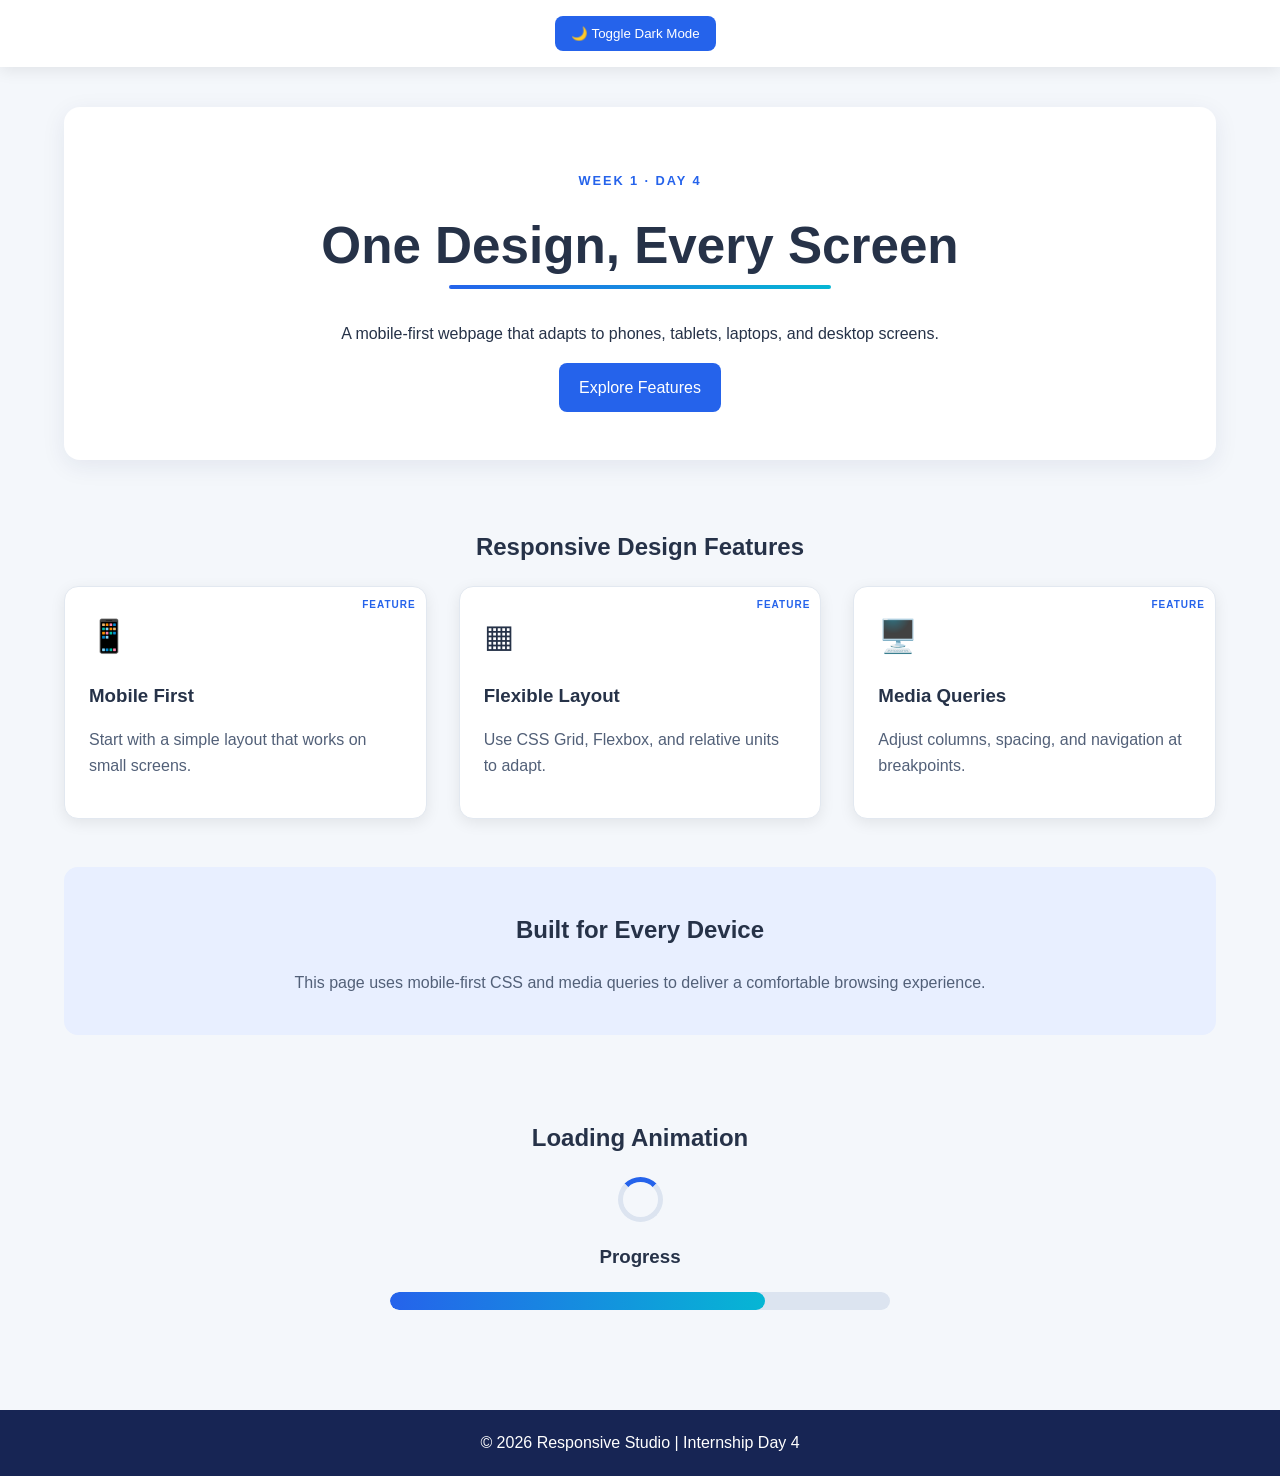
<file: index.html>
<!DOCTYPE html>
<html lang="en">
<head>
    <meta charset="UTF-8">
    <meta name="viewport" content="width=device-width, initial-scale=1.0">
    <meta name="description" content="A mobile-first responsive webpage demonstrating CSS media queries.">
    <title>Responsive Design | Day 4</title>
    <link rel="stylesheet" href="styles.css">
    <link rel="stylesheet" href="advanced_styles.css">
</head>
<body>
    <header class="site-header">
        <nav class="navbar" aria-label="Main navigation">
            <a class="logo" href="#home">Responsive Studio</a>
            <button id="theme-toggle" class="theme-toggle" type="button">
               🌙 Toggle Dark Mode
            </button>
            <ul class="nav-links">
                <li><a href="#home">Home</a></li>
                <li><a href="#features">Features</a></li>
                <li><a href="#about">About</a></li>
            </ul>
        </nav>
    </header>

    <main id="home" class="container">
        <section class="hero">
            <p class="eyebrow">WEEK 1 · DAY 4</p>
            <h1>One Design, Every Screen</h1>
            <p>
                A mobile-first webpage that adapts to phones,
                tablets, laptops, and desktop screens.
            </p>
            <a class="primary-button" href="#features">Explore Features</a>
        </section>

        <section id="features" class="features">
            <h2>Responsive Design Features</h2>
            <div class="card-grid">
                <article class="card">
                    <span class="card-icon" aria-hidden="true">📱</span>
                    <h3>Mobile First</h3>
                    <p>Start with a simple layout that works on small screens.</p>
                </article>

                <article class="card">
                    <span class="card-icon" aria-hidden="true">▦</span>
                    <h3>Flexible Layout</h3>
                    <p>Use CSS Grid, Flexbox, and relative units to adapt.</p>
                </article>

                <article class="card">
                    <span class="card-icon" aria-hidden="true">🖥️</span>
                    <h3>Media Queries</h3>
                    <p>Adjust columns, spacing, and navigation at breakpoints.</p>
                </article>
            </div>
        </section>

        <section id="about" class="about">
            <h2>Built for Every Device</h2>
            <p>
                This page uses mobile-first CSS and media queries
                to deliver a comfortable browsing experience.
            </p>
        </section>
        <section class="loading-section" id="loading">
            <h2>Loading Animation</h2>

            <div class="spinner" aria-label="Loading" role="status"></div>

            <h3>Progress</h3>

            <div class="progress-container"
                role="progressbar"
                aria-label="Loading progress"
                aria-valuemin="0"
                aria-valuemax="100"
                aria-valuenow="75">
            <div class="progress-bar"></div>
        </div>
    </section>
    </main>

    <footer class="site-footer">
        <p>&copy; 2026 Responsive Studio | Internship Day 4</p>
    </footer>

    <script>
        const themeButton = document.getElementById("theme-toggle");

        themeButton.addEventListener("click", function () {
            document.body.classList.toggle("dark-theme");

            if (document.body.classList.contains("dark-theme")) {
                themeButton.textContent = "☀️ Toggle Light Mode";
            } else {
                themeButton.textContent = "🌙 Toggle Dark Mode";
            }
        });
    </script>
</body>
</html>
</file>
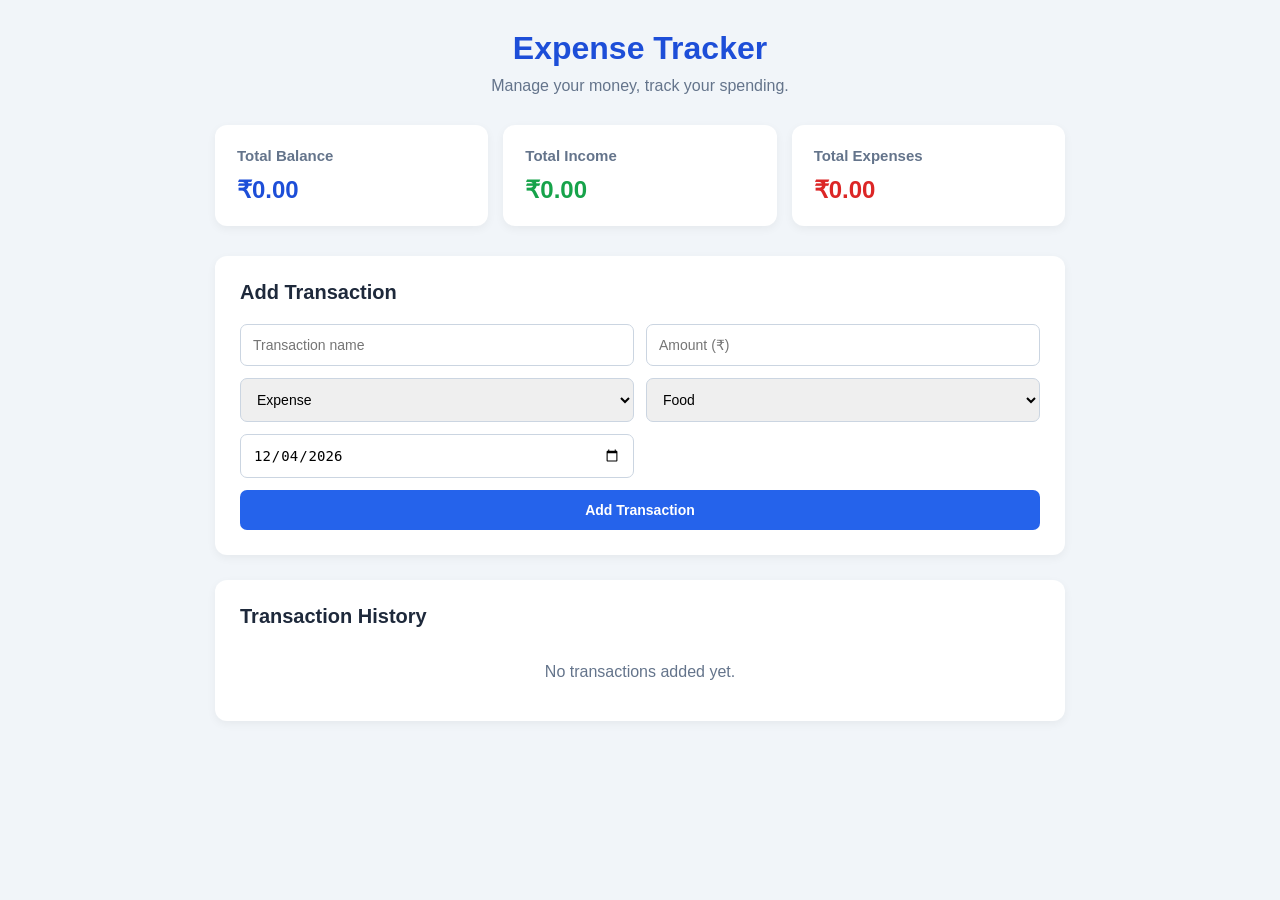
<file: expense_tracker/index.html>
<!DOCTYPE html>
<html lang="en">
<head>
    <meta charset="UTF-8">
    <meta name="viewport" content="width=device-width, initial-scale=1.0">
    <title>Personal Expense Tracker</title>
    <link rel="stylesheet" href="style.css">
</head>
<body>

    <main class="container">
        <header>
            <h1>Expense Tracker</h1>
            <p>Manage your money, track your spending.</p>
        </header>

        <section class="summary">
            <div class="card balance">
                <h3>Total Balance</h3>
                <p id="balance">₹0.00</p>
            </div>

            <div class="card income">
                <h3>Total Income</h3>
                <p id="income">₹0.00</p>
            </div>

            <div class="card expense">
                <h3>Total Expenses</h3>
                <p id="expense">₹0.00</p>
            </div>
        </section>

        <section class="form-section">
            <h2>Add Transaction</h2>

            <form id="expenseForm">
                <input
                    type="text"
                    id="title"
                    placeholder="Transaction name"
                    required
                >

                <input
                    type="number"
                    id="amount"
                    placeholder="Amount (₹)"
                    min="0.01"
                    step="0.01"
                    required
                >

                <select id="type">
                    <option value="expense">Expense</option>
                    <option value="income">Income</option>
                </select>

                <select id="category">
                    <option value="Food">Food</option>
                    <option value="Travel">Travel</option>
                    <option value="Shopping">Shopping</option>
                    <option value="Education">Education</option>
                    <option value="Other">Other</option>
                </select>

                <input type="date" id="date" required>

                <button type="submit">Add Transaction</button>
            </form>
        </section>

        <section class="history">
            <h2>Transaction History</h2>
            <ul id="transactionList"></ul>
            <p id="emptyMessage">No transactions added yet.</p>
        </section>
    </main>

    <script src="script.js"></script>
</body>
</html>
</file>
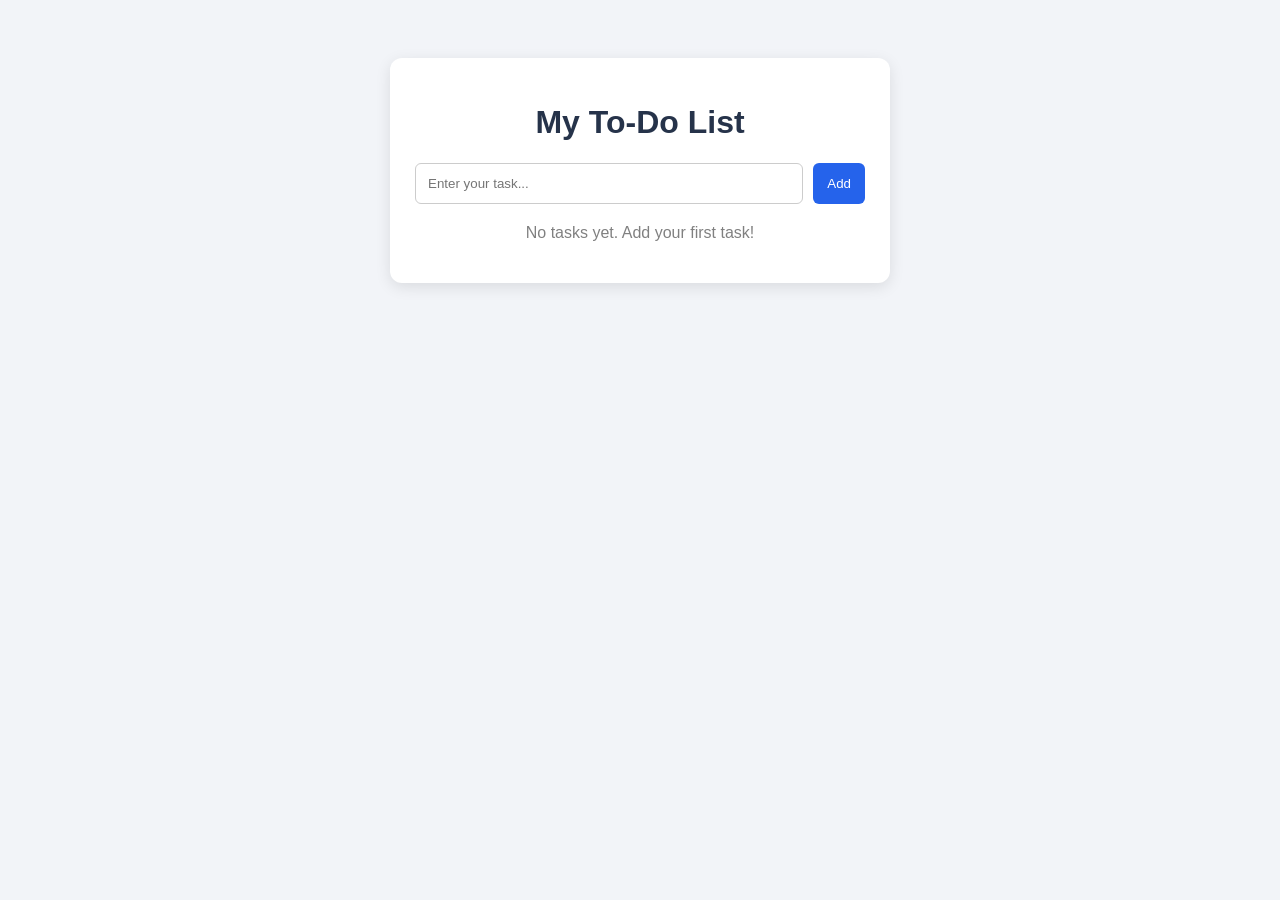
<file: todo_app/index.html>
<!DOCTYPE html>
<html lang="en">
<head>
    <meta charset="UTF-8">
    <meta name="viewport" content="width=device-width, initial-scale=1.0">
    <title>Dynamic To-Do List</title>

    <style>
        * {
            box-sizing: border-box;
        }

        body {
            font-family: Arial, sans-serif;
            background: #f2f4f8;
            display: flex;
            justify-content: center;
            padding: 50px 15px;
        }

        .container {
            background: white;
            width: 100%;
            max-width: 500px;
            padding: 25px;
            border-radius: 12px;
            box-shadow: 0 4px 15px rgba(0,0,0,0.1);
        }

        h1 {
            text-align: center;
            color: #26334a;
        }

        .input-area {
            display: flex;
            gap: 10px;
        }

        input {
            flex: 1;
            padding: 12px;
            border: 1px solid #ccc;
            border-radius: 6px;
            min-width: 0;
        }

        button {
            padding: 10px 14px;
            border: none;
            border-radius: 6px;
            cursor: pointer;
        }

        #addBtn {
            background: #2563eb;
            color: white;
        }

        ul {
            list-style: none;
            padding: 0;
        }

        li {
            display: flex;
            align-items: center;
            justify-content: space-between;
            gap: 10px;
            background: #f5f6fa;
            padding: 12px;
            margin-top: 10px;
            border-radius: 6px;
        }

        .task-text {
            flex: 1;
            overflow-wrap: anywhere;
        }

        .completed .task-text {
            text-decoration: line-through;
            color: gray;
        }

        .complete-btn {
            background: #16a34a;
            color: white;
        }

        .delete-btn {
            background: #dc2626;
            color: white;
        }

        #emptyMessage {
            text-align: center;
            color: gray;
            margin-top: 20px;
        }
    </style>
</head>

<body>
    <div class="container">
        <h1>My To-Do List</h1>

        <div class="input-area">
            <input
                type="text"
                id="taskInput"
                placeholder="Enter your task..."
            >
            <button id="addBtn">Add</button>
        </div>

        <p id="emptyMessage">No tasks yet. Add your first task!</p>

        <ul id="taskList"></ul>
    </div>

    <script src="script.js"></script>
</body>
</html>
</file>
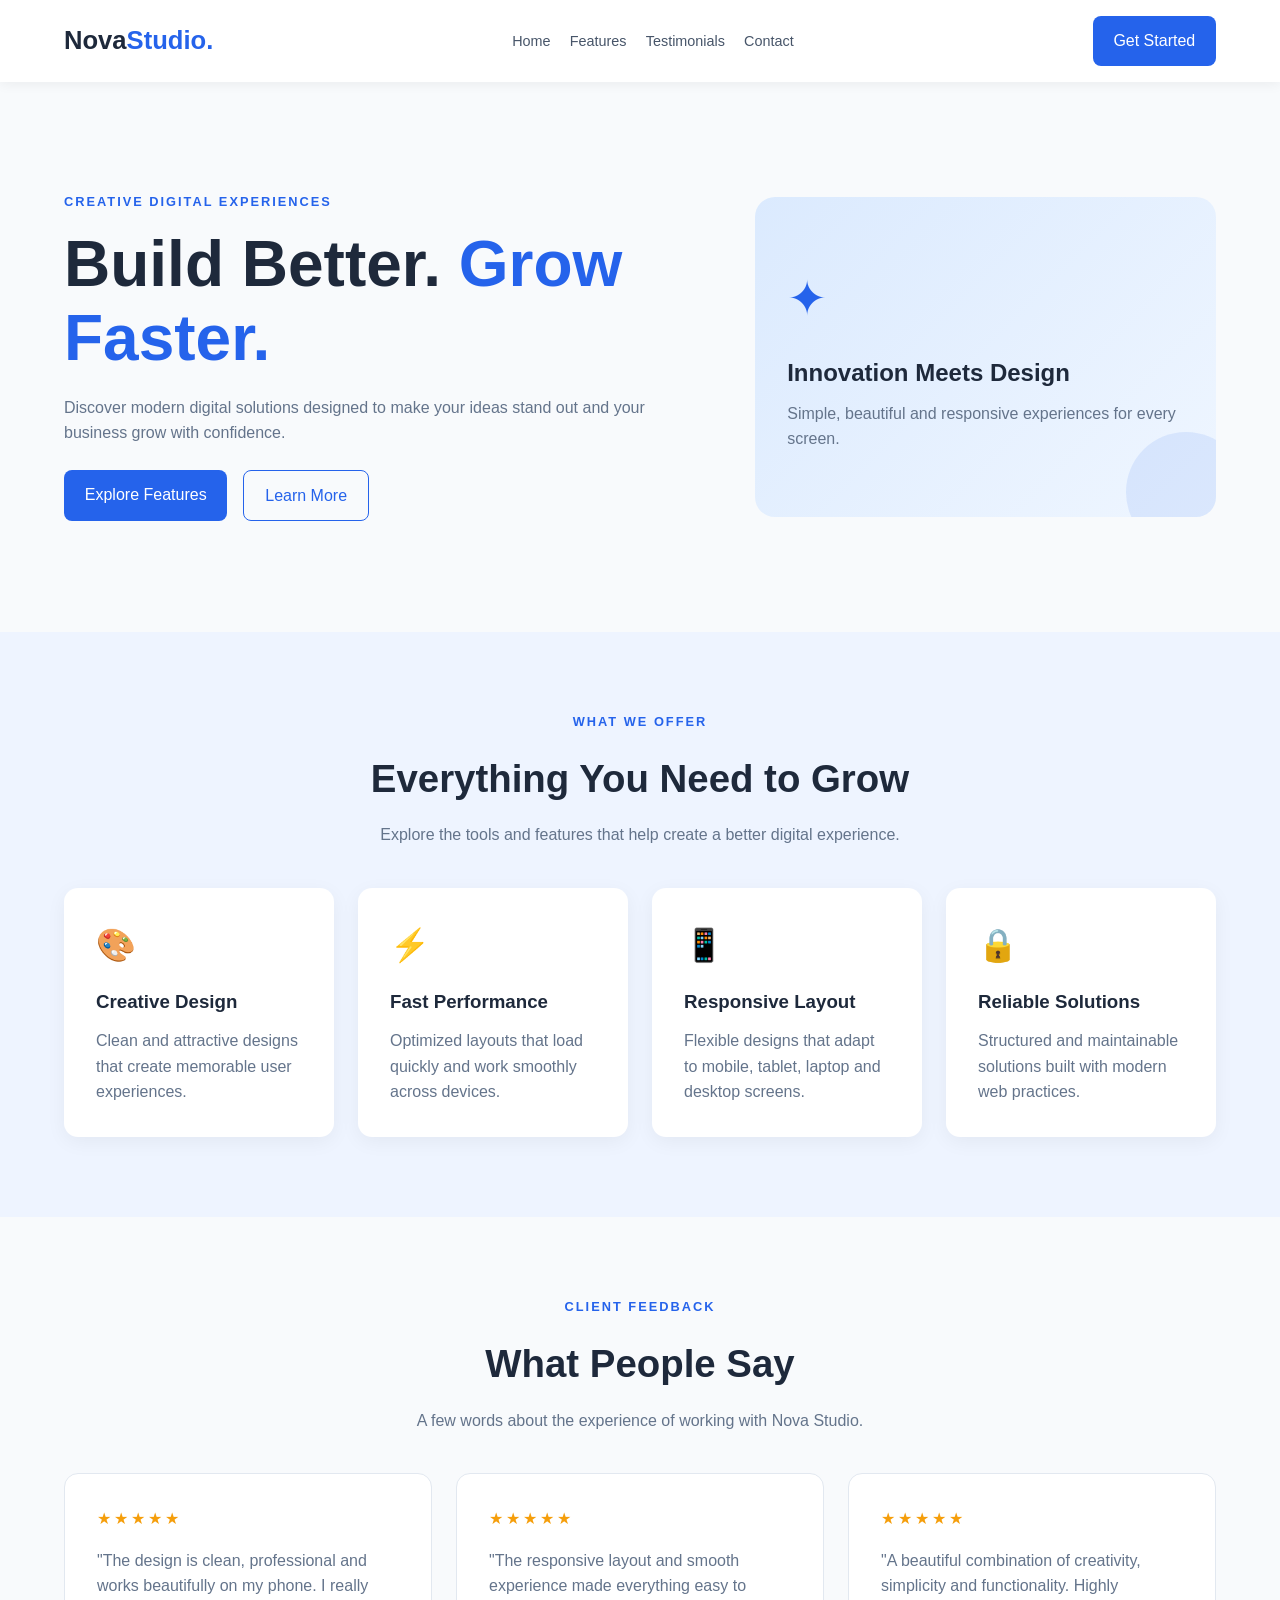
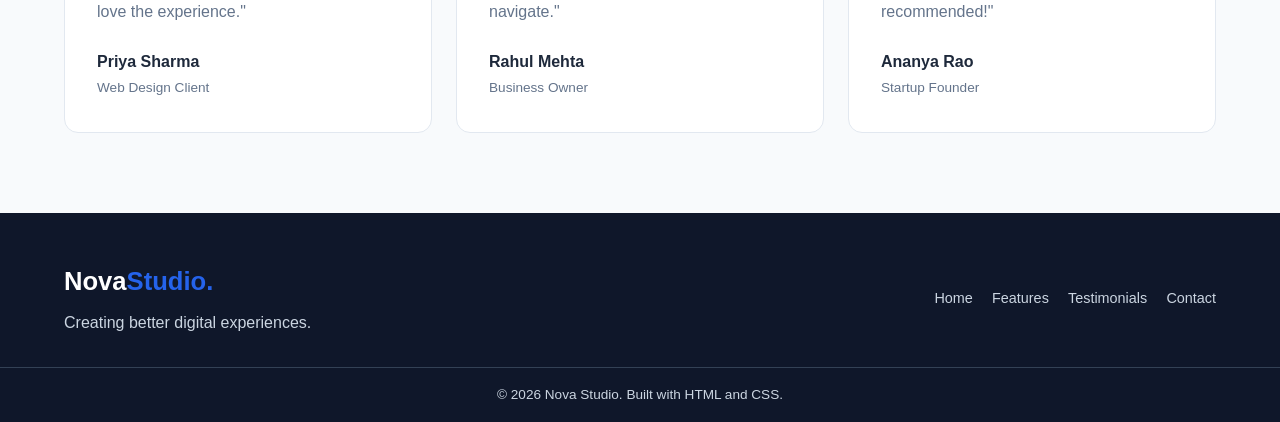
<file: week2-day2.html>
<!DOCTYPE html>
<html lang="en">
<head>
    <meta charset="UTF-8">
    <meta name="viewport" content="width=device-width, initial-scale=1.0">
    <meta name="description" content="A fully responsive landing page built using HTML and CSS Grid, Flexbox and media queries.">

    <title>Nova Studio | Responsive Landing Page</title>

    <link rel="stylesheet" href="responsive_day2.css">
</head>

<body>

    <!-- NAVIGATION -->
    <header class="site-header">
        <nav class="navbar container">
            <a href="#home" class="logo">Nova<span>Studio.</span></a>

            <ul class="nav-links">
                <li><a href="#home">Home</a></li>
                <li><a href="#features">Features</a></li>
                <li><a href="#testimonials">Testimonials</a></li>
                <li><a href="#contact">Contact</a></li>
            </ul>

            <a href="#contact" class="nav-button">Get Started</a>
        </nav>
    </header>

    <main>

        <!-- SECTION 1: HERO -->
        <section class="hero container" id="home">

            <div class="hero-content">
                <p class="eyebrow">CREATIVE DIGITAL EXPERIENCES</p>

                <h1>
                    Build Better.
                    <span>Grow Faster.</span>
                </h1>

                <p class="hero-description">
                    Discover modern digital solutions designed
                    to make your ideas stand out and your business
                    grow with confidence.
                </p>

                <div class="hero-buttons">
                    <a href="#features" class="primary-button">
                        Explore Features
                    </a>

                    <a href="#testimonials" class="secondary-button">
                        Learn More
                    </a>
                </div>
            </div>

            <div class="hero-card">
                <div class="hero-icon">✦</div>
                <h2>Innovation Meets Design</h2>
                <p>
                    Simple, beautiful and responsive experiences
                    for every screen.
                </p>
                <div class="hero-decoration"></div>
            </div>

        </section>

        <!-- SECTION 2: FEATURES -->
        <section class="features section-padding" id="features">

            <div class="container">
                <div class="section-heading">
                    <p class="eyebrow">WHAT WE OFFER</p>
                    <h2>Everything You Need to Grow</h2>
                    <p>
                        Explore the tools and features that help
                        create a better digital experience.
                    </p>
                </div>

                <div class="feature-grid">

                    <article class="feature-card">
                        <div class="feature-icon">🎨</div>
                        <h3>Creative Design</h3>
                        <p>
                            Clean and attractive designs that
                            create memorable user experiences.
                        </p>
                    </article>

                    <article class="feature-card">
                        <div class="feature-icon">⚡</div>
                        <h3>Fast Performance</h3>
                        <p>
                            Optimized layouts that load quickly
                            and work smoothly across devices.
                        </p>
                    </article>

                    <article class="feature-card">
                        <div class="feature-icon">📱</div>
                        <h3>Responsive Layout</h3>
                        <p>
                            Flexible designs that adapt to mobile,
                            tablet, laptop and desktop screens.
                        </p>
                    </article>

                    <article class="feature-card">
                        <div class="feature-icon">🔒</div>
                        <h3>Reliable Solutions</h3>
                        <p>
                            Structured and maintainable solutions
                            built with modern web practices.
                        </p>
                    </article>

                </div>
            </div>
        </section>

        <!-- SECTION 3: TESTIMONIALS -->
        <section class="testimonials section-padding" id="testimonials">

            <div class="container">
                <div class="section-heading">
                    <p class="eyebrow">CLIENT FEEDBACK</p>
                    <h2>What People Say</h2>
                    <p>
                        A few words about the experience of
                        working with Nova Studio.
                    </p>
                </div>

                <div class="testimonial-grid">

                    <article class="testimonial-card">
                        <div class="stars">★★★★★</div>
                        <p>
                            "The design is clean, professional
                            and works beautifully on my phone.
                            I really love the experience."
                        </p>
                        <h3>Priya Sharma</h3>
                        <span>Web Design Client</span>
                    </article>

                    <article class="testimonial-card">
                        <div class="stars">★★★★★</div>
                        <p>
                            "The responsive layout and smooth
                            experience made everything easy
                            to navigate."
                        </p>
                        <h3>Rahul Mehta</h3>
                        <span>Business Owner</span>
                    </article>

                    <article class="testimonial-card">
                        <div class="stars">★★★★★</div>
                        <p>
                            "A beautiful combination of creativity,
                            simplicity and functionality.
                            Highly recommended!"
                        </p>
                        <h3>Ananya Rao</h3>
                        <span>Startup Founder</span>
                    </article>

                </div>
            </div>
        </section>

        

    </main>

    <!-- SECTION 4: FOOTER -->
    <footer class="site-footer" id="contact">
        <div class="container footer-content">

            <div>
                <a href="#home" class="footer-logo">
                    Nova<span>Studio.</span>
                </a>
                <p>Creating better digital experiences.</p>
            </div>

            <div class="footer-links">
                <a href="#home">Home</a>
                <a href="#features">Features</a>
                <a href="#testimonials">Testimonials</a>
                <a href="#contact">Contact</a>
            </div>

        </div>

        <div class="copyright">
            <p>© 2026 Nova Studio. Built with HTML and CSS.</p>
        </div>
    </footer>

</body>
</html>
</file>
<file: styles.css>
/* Base styles: mobile-first */
* {
    box-sizing: border-box;
}

html {
    scroll-behavior: smooth;
    font-size: 100%;
}

body {
    margin: 0;
    font-family: Arial, Helvetica, sans-serif;
    line-height: 1.6;
    color: #263247;
    background: #f4f7fb;
}

a {
    color: inherit;
}

.site-header {
    background: #172554;
    color: white;
}

.navbar {
    width: 100%;
    margin: 0 auto;
    padding: 1rem 5%;
    display: flex;
    flex-direction: column;
    align-items: center;
    gap: 0.75rem;
}

.logo {
    font-size: 1.35rem;
    font-weight: bold;
    text-decoration: none;
}

.nav-links {
    display: flex;
    flex-wrap: wrap;
    justify-content: center;
    gap: 0.5rem 1rem;
    list-style: none;
    margin: 0;
    padding: 0;
}

.nav-links a {
    display: block;
    padding: 0.25rem;
    text-decoration: none;
    transition: color 0.3s ease;
}

.nav-links a:hover,
.nav-links a:focus-visible {
    color: #93c5fd;
}

.container {
    width: 100%;
    margin: 0 auto;
    padding: 1.5rem 5%;
}

.hero {
    padding: 2rem 1.25rem;
    text-align: center;
    background: white;
    border-radius: 1rem;
    box-shadow: 0 0.375rem 1.5rem rgb(23 37 84 / 8%);
}

.eyebrow {
    color: #2563eb;
    font-size: 0.8rem;
    font-weight: bold;
    letter-spacing: 0.12rem;
}

.hero h1 {
    margin: 0.5rem 0;
    font-size: clamp(1.8rem, 7vw, 3.2rem);
    line-height: 1.2;
}

.hero p {
    max-width: 38rem;
    margin: 1rem auto;
}

.primary-button {
    display: inline-block;
    padding: 0.75rem 1.25rem;
    border-radius: 0.5rem;
    background: #2563eb;
    color: white;
    text-decoration: none;
    transition: background-color 0.3s ease;
}

.primary-button:hover {
    background: #1d4ed8;
}

.features {
    padding: 2.5rem 0;
}

.features h2,
.about h2 {
    text-align: center;
}

.card-grid {
    display: grid;
    grid-template-columns: minmax(0, 1fr);
    gap: 1rem;
}

.card {
    min-width: 0;
    padding: 1.5rem;
    background: white;
    border: 1px solid #e2e8f0;
    border-radius: 0.875rem;
    box-shadow: 0 0.25rem 0.75rem rgb(23 37 84 / 5%);
    transition: transform 0.3s ease,
                box-shadow 0.3s ease;
}

.card:hover {
    transform: translateY(-0.25rem);
    box-shadow: 0 0.75rem 1.5rem rgb(23 37 84 / 12%);
}

.card-icon {
    font-size: 2rem;
}

.card h3 {
    margin-bottom: 0.5rem;
}

.card p,
.about p {
    color: #526078;
}

.about {
    margin-bottom: 1.5rem;
    padding: 1.5rem;
    border-radius: 0.875rem;
    background: #e8efff;
    text-align: center;
}

.site-footer {
    padding: 1.25rem 5%;
    background: #172554;
    color: white;
    text-align: center;
}

.site-footer p {
    margin: 0;
}

/* Tablet: 768px and above */
@media (min-width: 48rem) {
    .navbar {
        max-width: 75rem;
        flex-direction: row;
        justify-content: space-between;
    }

    .container {
        max-width: 75rem;
        padding: 2rem 3%;
    }

    .hero {
        padding: 3rem 2rem;
    }

    .card-grid {
        grid-template-columns: repeat(2, minmax(0, 1fr));
        gap: 1.5rem;
    }
}

/* Desktop: 1200px and above */
@media (min-width: 75rem) {
    .container {
        padding: 2.5rem 1.5rem;
    }

    .card-grid {
        grid-template-columns: repeat(3, minmax(0, 1fr));
        gap: 2rem;
    }

    .features {
        padding: 3rem 0;
    }
}
</file>
<file: advanced_styles.css>
/* ==================================
   WEEK 2 - DAY 1: CSS ADVANCED
   ================================== */

/* 1. CSS Custom Properties */
:root {
    --bg-color: #f4f7fb;
    --text-color: #263248;
    --card-color: #ffffff;
    --primary-color: #2563eb;
    --border-color: #dce4f0;
    --shadow: 0 4px 15px rgba(0, 0, 0, 0.08);
}

/* Dark Theme Variables */
body.dark-theme {
    --bg-color: #111827;
    --text-color: #f9fafb;
    --card-color: #1f2937;
    --primary-color: #60a5fa;
    --border-color: #374151;
    --shadow: 0 4px 15px rgba(0, 0, 0, 0.3);
}

/* Apply Theme */
body {
    background-color: var(--bg-color);
    color: var(--text-color);
    transition: background-color 0.4s ease,
                color 0.4s ease;
}

/* 2. Theme Toggle Button */
.theme-toggle {
    padding: 10px 16px;
    border: none;
    border-radius: 8px;
    background-color: var(--primary-color);
    color: white;
    cursor: pointer;
    transition: transform 0.3s ease;
}

.theme-toggle:hover {
    transform: scale(1.05);
}

/* 3. Sticky Navigation */
.site-header {
    position: sticky;
    top: 0;
    z-index: 1000;
    background-color: var(--card-color);
    box-shadow: var(--shadow);
}

html {
    scroll-behavior: smooth;
    scroll-padding-top: 90px;
}

/* 4. Pseudo Elements */
.hero h1 {
    position: relative;
    display: inline-block;
}

.hero h1::after {
    content: "";
    display: block;
    width: 60%;
    height: 4px;
    margin: 8px auto;
    background: linear-gradient(
        90deg,
        #2563eb,
        #06b6d4
    );
    border-radius: 5px;
}

.card {
    position: relative;
    background-color: var(--card-color);
    color: var(--text-color);
    box-shadow: var(--shadow);
    transition: transform 0.3s ease,
                box-shadow 0.3s ease;
}

.card::before {
    content: "FEATURE";
    position: absolute;
    top: 10px;
    right: 10px;
    font-size: 10px;
    font-weight: bold;
    color: var(--primary-color);
    letter-spacing: 1px;
}

.card:hover {
    transform: translateY(-6px);
}

/* 5. Loading Spinner */
.loading-section {
    padding: 40px 20px;
    text-align: center;
}

.spinner {
    width: 45px;
    height: 45px;
    margin: 20px auto;
    border: 5px solid var(--border-color);
    border-top: 5px solid var(--primary-color);
    border-radius: 50%;
    animation: spin 1s linear infinite;
}

@keyframes spin {
    from {
        transform: rotate(0deg);
    }
    to {
        transform: rotate(360deg);
    }
}

/* 6. Animated Progress Bar */
.progress-container {
    width: 100%;
    max-width: 500px;
    height: 18px;
    margin: 20px auto;
    overflow: hidden;
    background-color: var(--border-color);
    border-radius: 20px;
}

.progress-bar {
    width: 0;
    height: 100%;
    background: linear-gradient(
        90deg,
        #2563eb,
        #06b6d4
    );
    border-radius: 20px;
    animation: progress 3s ease forwards;
}

@keyframes progress {
    from {
        width: 0;
    }
    to {
        width: 75%;
    }
}

/* 7. Responsive Theme Button */
@media (max-width: 480px) {
    .navbar {
        flex-wrap: wrap;
        gap: 12px;
    }

    .theme-toggle {
        font-size: 12px;
        padding: 8px 10px;
    }
}

/* Accessibility: Respect reduced motion */
@media (prefers-reduced-motion: reduce) {
    *,
    *::before,
    *::after {
        animation-duration: 0.01ms !important;
        transition-duration: 0.01ms !important;
        scroll-behavior: auto !important;
    }
}
</file>
<file: expense_tracker/style.css>
* {
    margin: 0;
    padding: 0;
    box-sizing: border-box;
}

body {
    font-family: Arial, sans-serif;
    background: #f1f5f9;
    color: #1e293b;
    padding: 30px 15px;
}

.container {
    max-width: 850px;
    margin: auto;
}

header {
    text-align: center;
    margin-bottom: 30px;
}

header h1 {
    color: #1d4ed8;
    margin-bottom: 10px;
}

header p {
    color: #64748b;
}

.summary {
    display: grid;
    grid-template-columns: repeat(3, 1fr);
    gap: 15px;
    margin-bottom: 30px;
}

.card {
    padding: 22px;
    border-radius: 12px;
    background: white;
    box-shadow: 0 3px 10px rgba(0,0,0,0.05);
}

.card h3 {
    font-size: 15px;
    margin-bottom: 12px;
    color: #64748b;
}

.card p {
    font-size: 24px;
    font-weight: bold;
}

.balance p {
    color: #1d4ed8;
}

.income p {
    color: #16a34a;
}

.expense p {
    color: #dc2626;
}

.form-section,
.history {
    background: white;
    padding: 25px;
    border-radius: 12px;
    margin-bottom: 25px;
    box-shadow: 0 3px 10px rgba(0,0,0,0.05);
}

h2 {
    margin-bottom: 20px;
    font-size: 20px;
}

form {
    display: grid;
    grid-template-columns: 1fr 1fr;
    gap: 12px;
}

input,
select,
button {
    width: 100%;
    padding: 12px;
    border: 1px solid #cbd5e1;
    border-radius: 7px;
    font-size: 14px;
}

button {
    background: #2563eb;
    color: white;
    border: none;
    cursor: pointer;
    font-weight: bold;
    grid-column: span 2;
}

button:hover {
    background: #1d4ed8;
}

ul {
    list-style: none;
}

li {
    display: flex;
    justify-content: space-between;
    align-items: center;
    gap: 12px;
    padding: 15px 5px;
    border-bottom: 1px solid #e2e8f0;
}

.transaction-info {
    min-width: 0;
    overflow-wrap: anywhere;
}

.transaction-info small {
    display: block;
    color: #64748b;
    margin-top: 5px;
}

.transaction-right {
    display: flex;
    align-items: center;
    gap: 12px;
}

.delete-btn {
    background: #fee2e2;
    color: #dc2626;
    padding: 8px 12px;
    width: auto;
}

#emptyMessage {
    color: #64748b;
    text-align: center;
    padding: 15px;
}

@media (max-width: 600px) {
    .summary {
        grid-template-columns: 1fr;
    }

    form {
        grid-template-columns: 1fr;
    }

    button {
        grid-column: span 1;
    }

    .form-section,
    .history {
        padding: 18px;
    }

    .card p {
        font-size: 21px;
    }

    li {
        align-items: flex-start;
    }

    .transaction-right {
        flex-direction: column;
        align-items: flex-end;
    }
}
</file>
<file: responsive_day2.css>
/* =========================================
   WEEK 2 - DAY 2: RESPONSIVE DESIGN
   Mobile-first CSS
========================================= */

/* 1. GLOBAL STYLES */

* {
    margin: 0;
    padding: 0;
    box-sizing: border-box;
}

html {
    scroll-behavior: smooth;
}

body {
    font-family: Arial, sans-serif;
    background-color: #f8fafc;
    color: #1e293b;
    line-height: 1.6;
}

a {
    text-decoration: none;
}

.container {
    width: 90%;
    max-width: 1200px;
    margin: auto;
}

.section-padding {
    padding: 4rem 0;
}

/* 2. NAVIGATION - FLEXBOX */

.site-header {
    background-color: #ffffff;
    position: sticky;
    top: 0;
    z-index: 100;
    box-shadow: 0 2px 12px rgba(0, 0, 0, 0.06);
}

.navbar {
    display: flex;
    flex-direction: column;
    align-items: center;
    gap: 1rem;
    padding: 1rem 0;
}

.logo,
.footer-logo {
    font-size: 1.6rem;
    font-weight: bold;
    color: #1e293b;
}

.logo span,
.footer-logo span {
    color: #2563eb;
}

.nav-links {
    display: flex;
    flex-wrap: wrap;
    justify-content: center;
    gap: 1rem;
    list-style: none;
}

.nav-links a,
.footer-links a {
    color: #475569;
    font-size: 0.9rem;
    transition: color 0.3s ease;
}

.nav-links a:hover,
.footer-links a:hover {
    color: #2563eb;
}

.nav-button,
.primary-button {
    display: inline-block;
    background-color: #2563eb;
    color: #ffffff;
    padding: 0.75rem 1.3rem;
    border-radius: 8px;
    transition: background-color 0.3s ease,
                transform 0.3s ease;
}

.nav-button:hover,
.primary-button:hover {
    background-color: #1d4ed8;
    transform: translateY(-3px);
}

/* 3. HERO SECTION - FLEXBOX */

.hero {
    display: flex;
    flex-direction: column;
    gap: 2.5rem;
    align-items: center;
    padding-top: 4rem;
    padding-bottom: 4rem;
}

.hero-content {
    flex: 1;
}

.eyebrow {
    color: #2563eb;
    font-weight: bold;
    letter-spacing: 2px;
    font-size: 0.8rem;
    margin-bottom: 1rem;
}

.hero h1 {
    font-size: clamp(2.2rem, 7vw, 4rem);
    line-height: 1.15;
    margin-bottom: 1.2rem;
}

.hero h1 span {
    color: #2563eb;
}

.hero-description {
    color: #64748b;
    margin-bottom: 1.5rem;
}

.hero-buttons {
    display: flex;
    flex-wrap: wrap;
    gap: 1rem;
}

.secondary-button {
    display: inline-block;
    padding: 0.75rem 1.3rem;
    border: 1px solid #2563eb;
    color: #2563eb;
    border-radius: 8px;
}

.hero-card {
    width: 100%;
    min-height: 260px;
    padding: 2rem;
    background: linear-gradient(135deg, #dbeafe, #eff6ff);
    border-radius: 20px;
    position: relative;
    overflow: hidden;
    display: flex;
    flex-direction: column;
    justify-content: center;
}

.hero-icon {
    font-size: 3rem;
    color: #2563eb;
    margin-bottom: 1rem;
}

.hero-card h2 {
    margin-bottom: 0.5rem;
}

.hero-card p {
    color: #64748b;
}

.hero-decoration {
    position: absolute;
    width: 120px;
    height: 120px;
    border-radius: 50%;
    background: rgba(37, 99, 235, 0.1);
    right: -30px;
    bottom: -35px;
}

/* 4. SECTION HEADINGS */

.section-heading {
    text-align: center;
    max-width: 650px;
    margin: 0 auto 2.5rem;
}

.section-heading h2,
.about-section h2 {
    font-size: clamp(1.7rem, 4vw, 2.4rem);
    margin-bottom: 0.8rem;
}

.section-heading > p:last-child {
    color: #64748b;
}

/* 5. FEATURES - CSS GRID */

.features {
    background-color: #eef4ff;
}

.feature-grid {
    display: grid;
    grid-template-columns: 1fr;
    gap: 1.5rem;
}

.feature-card {
    background: #ffffff;
    padding: 2rem;
    border-radius: 14px;
    box-shadow: 0 5px 20px rgba(0, 0, 0, 0.05);
    transition: transform 0.3s ease,
                box-shadow 0.3s ease;
}

.feature-card:hover {
    transform: translateY(-6px);
    box-shadow: 0 12px 25px rgba(0, 0, 0, 0.1);
}

.feature-icon {
    font-size: 2rem;
    margin-bottom: 1rem;
}

.feature-card h3 {
    margin-bottom: 0.7rem;
}

.feature-card p {
    color: #64748b;
}

/* 6. TESTIMONIALS - CSS GRID */

.testimonial-grid {
    display: grid;
    grid-template-columns: 1fr;
    gap: 1.5rem;
}

.testimonial-card {
    padding: 2rem;
    background: #ffffff;
    border: 1px solid #e2e8f0;
    border-radius: 14px;
}

.stars {
    color: #f59e0b;
    letter-spacing: 3px;
    margin-bottom: 1rem;
}

.testimonial-card p {
    color: #64748b;
    margin-bottom: 1.5rem;
}

.testimonial-card h3 {
    font-size: 1rem;
}

.testimonial-card span {
    color: #64748b;
    font-size: 0.85rem;
}


/* 8. FOOTER */

.site-footer {
    background-color: #0f172a;
    color: #ffffff;
    padding-top: 3rem;
}

.footer-content {
    display: flex;
    flex-direction: column;
    gap: 2rem;
    align-items: center;
    text-align: center;
    padding-bottom: 2rem;
}

.footer-logo {
    color: #ffffff;
}

.footer-content p {
    color: #cbd5e1;
    margin-top: 0.5rem;
}

.footer-links {
    display: flex;
    flex-wrap: wrap;
    justify-content: center;
    gap: 1.2rem;
}

.footer-links a {
    color: #cbd5e1;
}

.copyright {
    text-align: center;
    border-top: 1px solid #334155;
    padding: 1rem;
    color: #cbd5e1;
    font-size: 0.85rem;
}

/* =========================================
   9. TABLET - 768px
========================================= */

@media (min-width: 768px) {

    .navbar {
        flex-direction: row;
        justify-content: space-between;
    }

    .nav-links {
        gap: 1.2rem;
    }

    .hero {
        flex-direction: row;
        min-height: 480px;
    }

    .hero-card {
        flex: 0 0 40%;
        min-height: 320px;
    }

    .feature-grid {
        grid-template-columns: repeat(2, 1fr);
    }

    .testimonial-grid {
        grid-template-columns: repeat(2, 1fr);
    }

    .footer-content {
        flex-direction: row;
        justify-content: space-between;
        text-align: left;
    }
}

/* =========================================
   10. LAPTOP - 1024px
========================================= */

@media (min-width: 1024px) {

    .hero {
        min-height: 550px;
        gap: 4rem;
    }

    .feature-grid {
        grid-template-columns: repeat(4, 1fr);
    }

    .testimonial-grid {
        grid-template-columns: repeat(3, 1fr);
    }

    .section-padding {
        padding: 5rem 0;
    }
}

/* =========================================
   11. LARGE DESKTOP - 1440px
========================================= */

@media (min-width: 1440px) {

    .container {
        max-width: 1320px;
    }

    .hero {
        min-height: 620px;
    }

    .hero-card {
        min-height: 380px;
    }

    .feature-card,
    .testimonial-card {
        padding: 2.5rem;
    }
}
</file>
